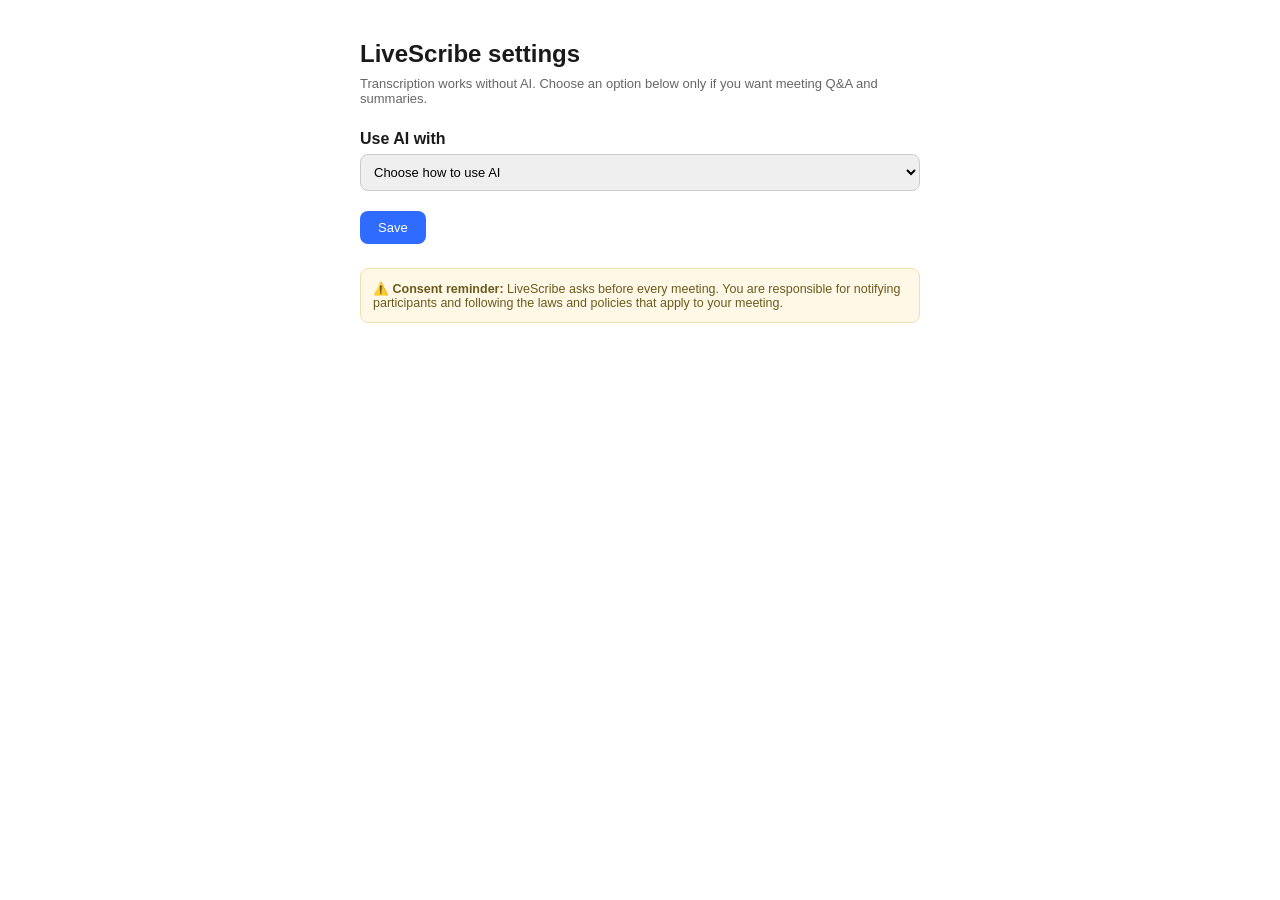
<file: options.html>
<!DOCTYPE html>
<html>
<head>
<meta charset="utf-8">
<style>
  body { max-width: 560px; margin: 40px auto; padding: 0 20px; font-family: -apple-system, BlinkMacSystemFont, "Segoe UI", Roboto, sans-serif; color:#1a1a1a; }
  h1 { font-size: 24px; margin-bottom: 8px; }
  .intro { color:#666; font-size:13px; margin:0 0 24px; }
  label { display:block; font-weight:600; margin: 18px 0 6px; }
  input, select { width:100%; padding:9px; border:1px solid #ccc; border-radius:8px; font-size:13px; box-sizing:border-box; }
  .hint { color:#777; font-size:12px; margin-top:5px; }
  .hint a { color:#2f6bff; }
  .provider-box { margin-top:16px; padding:16px; border:1px solid #ddd; border-radius:12px; background:#fafafa; }
  .download { display:inline-block; margin-top:14px; padding:11px 18px; border-radius:9px; background:#2f6bff; color:white; text-decoration:none; font-weight:600; }
  .secondary { background:#fff !important; color:#333 !important; border:1px solid #bbb !important; }
  button { margin-top:20px; padding:9px 18px; background:#2f6bff; color:#fff; border:none; border-radius:8px; cursor:pointer; font-size:13px; }
  #status { margin-left:12px; color:#0a0; font-size:13px; }
  .note { background:#fff8e6; border:1px solid #f0e0b0; border-radius:8px; padding:12px; font-size:12.5px; margin-top:24px; color:#6b5a1e; }
  #debugCompanionToggle { position:fixed; left:0; bottom:0; width:28px; height:28px; margin:0; padding:0; border:0; opacity:0; background:transparent; }
</style>
</head>
<body>
  <h1>LiveScribe settings</h1>
  <p class="intro">Transcription works without AI. Choose an option below only if you want meeting Q&amp;A and summaries.</p>

  <label for="backend">Use AI with</label>
  <select id="backend">
    <option value="" selected>Choose how to use AI</option>
    <option value="anthropic">Use my Anthropic API key</option>
    <option value="openai">Use my OpenAI API key</option>
  </select>

  <div id="nativeBox" class="provider-box" style="display:none">
    <label for="provider">Model provider (subscription)</label>
    <select id="provider">
      <option value="claude">Claude Code — your Claude Pro/Max subscription</option>
      <option value="codex">Codex — your ChatGPT subscription</option>
    </select>
    <div class="hint">Private debugging connection for a locally registered Native Messaging host.</div>
    <button id="testNative" class="secondary">Test Companion</button>
    <span id="testNativeStatus" style="font-size:12px;margin-left:8px"></span>
  </div>

  <div id="anthropicBox" class="provider-box" style="display:none">
    <label for="anthropicKey">Anthropic API key</label>
    <input id="anthropicKey" type="password" placeholder="sk-ant-..." autocomplete="off">
    <div class="hint">Sent from your browser to api.anthropic.com. Get a key at <a href="https://console.anthropic.com/settings/keys" target="_blank">console.anthropic.com</a>.</div>
    <label for="anthropicModel">Model</label>
    <select id="anthropicModel">
      <option value="claude-sonnet-5">claude-sonnet-5 (fast, cheap — recommended)</option>
      <option value="claude-opus-4-8">claude-opus-4-8 (best quality)</option>
      <option value="claude-haiku-4-5-20251001">claude-haiku-4-5 (cheapest)</option>
    </select>
  </div>

  <div id="openaiBox" class="provider-box" style="display:none">
    <label for="openaiKey">OpenAI API key</label>
    <input id="openaiKey" type="password" placeholder="sk-..." autocomplete="off">
    <div class="hint">Sent directly to api.openai.com. API billing is separate from a ChatGPT subscription. Use a restricted project key when possible.</div>
    <label for="openaiModel">Model</label>
    <select id="openaiModel">
      <optgroup label="GPT-5.6">
        <option value="gpt-5.6-luna" selected>GPT-5.6 Luna — fastest and lowest cost</option>
        <option value="gpt-5.6-terra">GPT-5.6 Terra — balanced</option>
        <option value="gpt-5.6-sol">GPT-5.6 Sol — highest quality</option>
      </optgroup>
      <optgroup label="Earlier models">
        <option value="gpt-5.5">GPT-5.5</option>
        <option value="gpt-5.4">GPT-5.4</option>
        <option value="gpt-5.4-mini">GPT-5.4 mini</option>
        <option value="gpt-5.4-nano">GPT-5.4 nano</option>
        <option value="gpt-5">GPT-5</option>
        <option value="gpt-5-mini">GPT-5 mini</option>
        <option value="gpt-5-nano">GPT-5 nano</option>
      </optgroup>
    </select>
  </div>

  <div>
    <button id="save">Save</button>
    <span id="status"></span>
  </div>

  <div class="note">⚠️ <b>Consent reminder:</b> LiveScribe asks before every meeting. You are responsible for notifying participants and following the laws and policies that apply to your meeting.</div>

  <button id="debugCompanionToggle" aria-hidden="true" tabindex="-1"></button>

  <script src="options.js"></script>
</body>
</html>
</file>
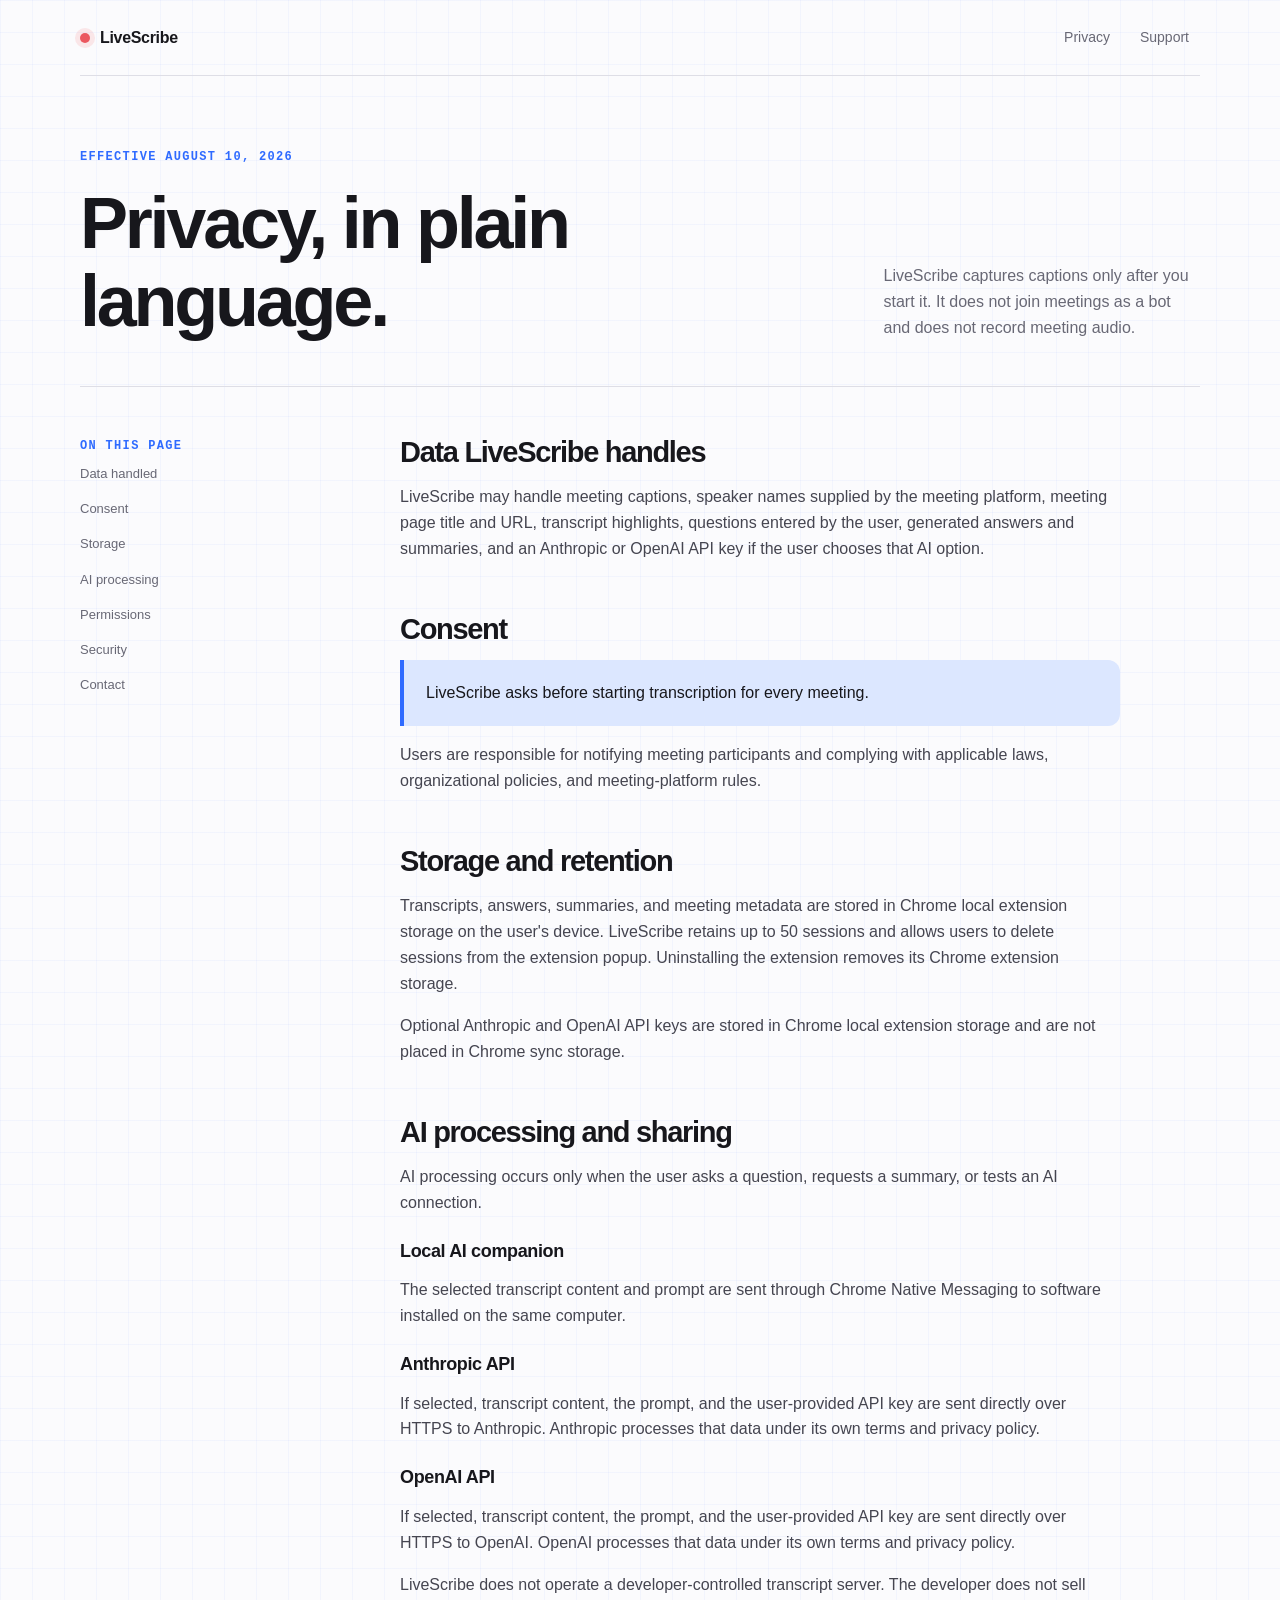
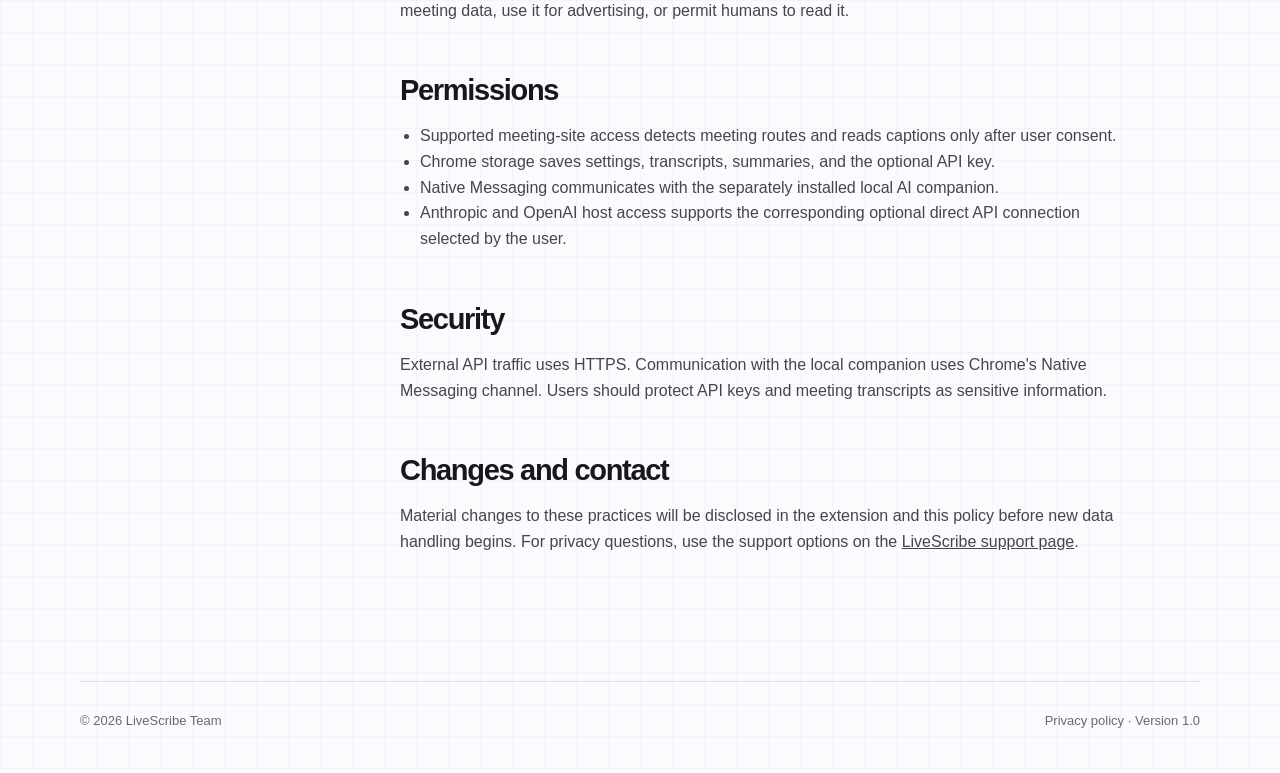
<file: docs/privacy.html>
<!doctype html>
<html lang="en">
<head>
  <meta charset="utf-8">
  <meta name="viewport" content="width=device-width, initial-scale=1">
  <meta name="description" content="LiveScribe privacy policy and data handling details.">
  <title>Privacy — LiveScribe</title>
  <link rel="icon" href="data:image/svg+xml,<svg xmlns=%22http://www.w3.org/2000/svg%22 viewBox=%220 0 32 32%22><circle cx=%2216%22 cy=%2216%22 r=%2210%22 fill=%22%23eb575f%22/></svg>">
  <link rel="stylesheet" href="styles.css">
</head>
<body>
  <header class="site-shell site-header">
    <a class="brand" href="index.html"><span class="record-dot"></span>LiveScribe</a>
    <nav class="site-nav" aria-label="Primary navigation">
      <a href="privacy.html" aria-current="page">Privacy</a>
      <a href="support.html">Support</a>
    </nav>
  </header>

  <main class="site-shell content-page">
    <div class="page-intro">
      <div><div class="eyebrow">Effective August 10, 2026</div><h1>Privacy, in plain language.</h1></div>
      <p>LiveScribe captures captions only after you start it. It does not join meetings as a bot and does not record meeting audio.</p>
    </div>

    <div class="policy-layout">
      <aside class="policy-index" aria-label="Privacy policy sections">
        <div class="utility-label">On this page</div>
        <a href="#data">Data handled</a>
        <a href="#consent">Consent</a>
        <a href="#storage">Storage</a>
        <a href="#ai">AI processing</a>
        <a href="#permissions">Permissions</a>
        <a href="#security">Security</a>
        <a href="#contact">Contact</a>
      </aside>

      <article class="policy-copy">
        <section id="data">
          <h2>Data LiveScribe handles</h2>
          <p>LiveScribe may handle meeting captions, speaker names supplied by the meeting platform, meeting page title and URL, transcript highlights, questions entered by the user, generated answers and summaries, and an Anthropic or OpenAI API key if the user chooses that AI option.</p>
        </section>

        <section id="consent">
          <h2>Consent</h2>
          <div class="callout">LiveScribe asks before starting transcription for every meeting.</div>
          <p>Users are responsible for notifying meeting participants and complying with applicable laws, organizational policies, and meeting-platform rules.</p>
        </section>

        <section id="storage">
          <h2>Storage and retention</h2>
          <p>Transcripts, answers, summaries, and meeting metadata are stored in Chrome local extension storage on the user's device. LiveScribe retains up to 50 sessions and allows users to delete sessions from the extension popup. Uninstalling the extension removes its Chrome extension storage.</p>
          <p>Optional Anthropic and OpenAI API keys are stored in Chrome local extension storage and are not placed in Chrome sync storage.</p>
        </section>

        <section id="ai">
          <h2>AI processing and sharing</h2>
          <p>AI processing occurs only when the user asks a question, requests a summary, or tests an AI connection.</p>
          <h3>Local AI companion</h3>
          <p>The selected transcript content and prompt are sent through Chrome Native Messaging to software installed on the same computer.</p>
          <h3>Anthropic API</h3>
          <p>If selected, transcript content, the prompt, and the user-provided API key are sent directly over HTTPS to Anthropic. Anthropic processes that data under its own terms and privacy policy.</p>
          <h3>OpenAI API</h3>
          <p>If selected, transcript content, the prompt, and the user-provided API key are sent directly over HTTPS to OpenAI. OpenAI processes that data under its own terms and privacy policy.</p>
          <p>LiveScribe does not operate a developer-controlled transcript server. The developer does not sell meeting data, use it for advertising, or permit humans to read it.</p>
        </section>

        <section id="permissions">
          <h2>Permissions</h2>
          <ul>
            <li>Supported meeting-site access detects meeting routes and reads captions only after user consent.</li>
            <li>Chrome storage saves settings, transcripts, summaries, and the optional API key.</li>
            <li>Native Messaging communicates with the separately installed local AI companion.</li>
            <li>Anthropic and OpenAI host access supports the corresponding optional direct API connection selected by the user.</li>
          </ul>
        </section>

        <section id="security">
          <h2>Security</h2>
          <p>External API traffic uses HTTPS. Communication with the local companion uses Chrome's Native Messaging channel. Users should protect API keys and meeting transcripts as sensitive information.</p>
        </section>

        <section id="contact">
          <h2>Changes and contact</h2>
          <p>Material changes to these practices will be disclosed in the extension and this policy before new data handling begins. For privacy questions, use the support options on the <a href="support.html">LiveScribe support page</a>.</p>
        </section>
      </article>
    </div>
  </main>

  <footer class="site-shell site-footer"><span>© 2026 LiveScribe Team</span><span>Privacy policy · Version 1.0</span></footer>
</body>
</html>
</file>
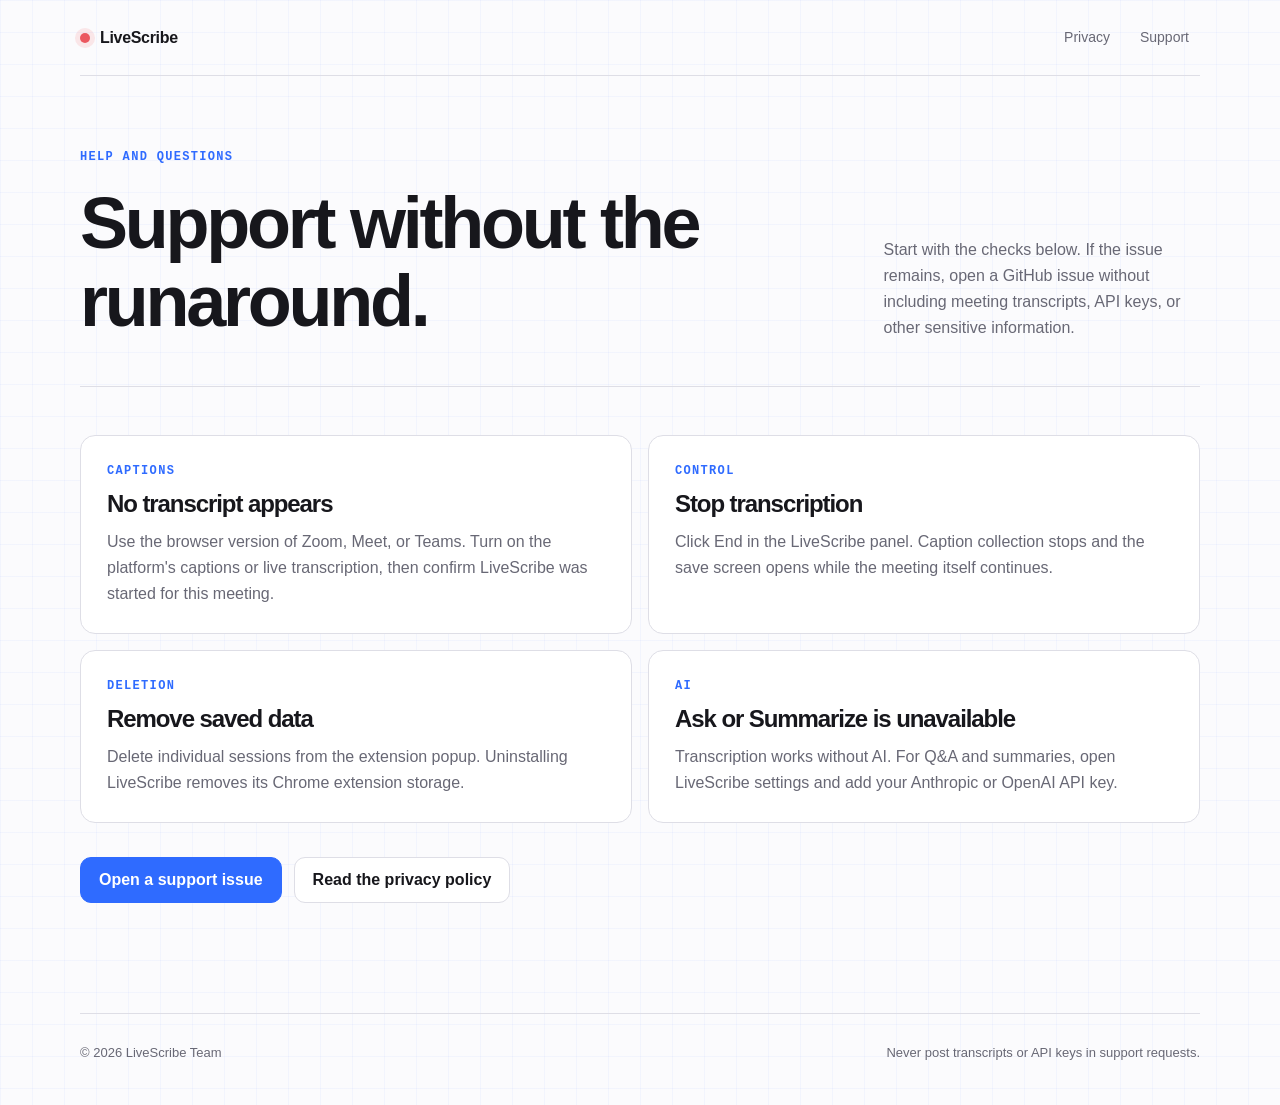
<file: docs/support.html>
<!doctype html>
<html lang="en">
<head>
  <meta charset="utf-8">
  <meta name="viewport" content="width=device-width, initial-scale=1">
  <meta name="description" content="LiveScribe support and common questions.">
  <title>Support — LiveScribe</title>
  <link rel="icon" href="data:image/svg+xml,<svg xmlns=%22http://www.w3.org/2000/svg%22 viewBox=%220 0 32 32%22><circle cx=%2216%22 cy=%2216%22 r=%2210%22 fill=%22%23eb575f%22/></svg>">
  <link rel="stylesheet" href="styles.css">
</head>
<body>
  <header class="site-shell site-header">
    <a class="brand" href="index.html"><span class="record-dot"></span>LiveScribe</a>
    <nav class="site-nav" aria-label="Primary navigation">
      <a href="privacy.html">Privacy</a>
      <a href="support.html" aria-current="page">Support</a>
    </nav>
  </header>

  <main class="site-shell content-page">
    <div class="page-intro">
      <div><div class="eyebrow">Help and questions</div><h1>Support without the runaround.</h1></div>
      <p>Start with the checks below. If the issue remains, open a GitHub issue without including meeting transcripts, API keys, or other sensitive information.</p>
    </div>

    <div class="support-grid">
      <section class="support-card"><div class="utility-label">Captions</div><h2>No transcript appears</h2><p>Use the browser version of Zoom, Meet, or Teams. Turn on the platform's captions or live transcription, then confirm LiveScribe was started for this meeting.</p></section>
      <section class="support-card"><div class="utility-label">Control</div><h2>Stop transcription</h2><p>Click End in the LiveScribe panel. Caption collection stops and the save screen opens while the meeting itself continues.</p></section>
      <section class="support-card"><div class="utility-label">Deletion</div><h2>Remove saved data</h2><p>Delete individual sessions from the extension popup. Uninstalling LiveScribe removes its Chrome extension storage.</p></section>
      <section class="support-card"><div class="utility-label">AI</div><h2>Ask or Summarize is unavailable</h2><p>Transcription works without AI. For Q&amp;A and summaries, open LiveScribe settings and add your Anthropic or OpenAI API key.</p></section>
    </div>

    <div class="actions">
      <a class="button primary" href="https://github.com/wenqiw777/livescribe/issues/new" rel="noopener">Open a support issue</a>
      <a class="button" href="privacy.html">Read the privacy policy</a>
    </div>
  </main>

  <footer class="site-shell site-footer"><span>© 2026 LiveScribe Team</span><span>Never post transcripts or API keys in support requests.</span></footer>
</body>
</html>
</file>
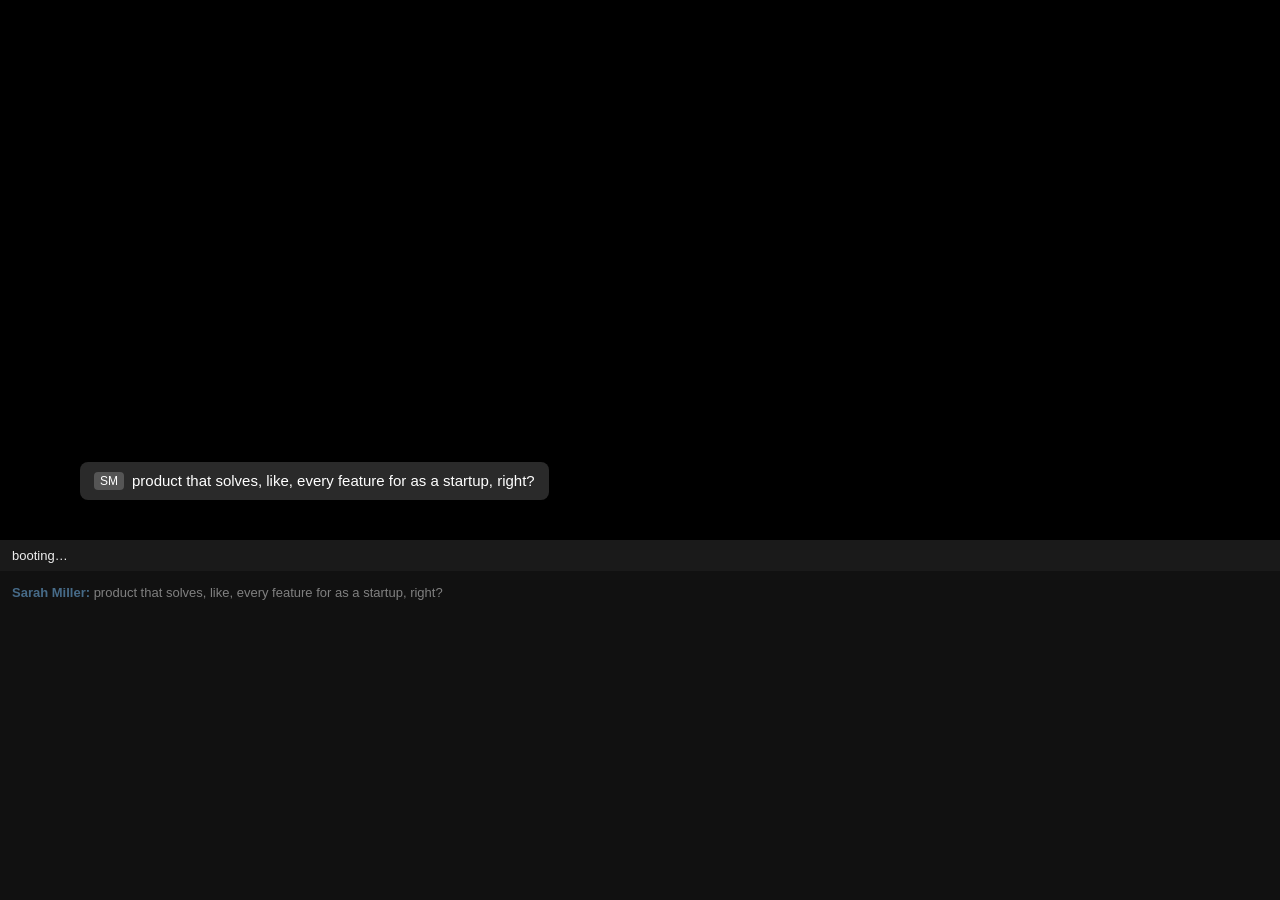
<file: test/mock-zoom.html>
<!DOCTYPE html>
<html>
<head>
<meta charset="utf-8">
<title>LiveScribe capture harness — mock Zoom captions</title>
<style>
  body { margin:0; background:#111; color:#eee; font-family:-apple-system,sans-serif; height:100vh; }
  #stage { position:relative; height:60vh; background:#000; overflow:hidden; }
  .pill { position:absolute; display:flex; gap:8px; align-items:flex-start;
          background:#2a2a2a; color:#fff; padding:10px 14px; border-radius:8px;
          max-width:560px; font-size:15px; }
  .av { background:#555; border-radius:4px; padding:2px 6px; font-size:12px; flex:none; }
  #out { padding:12px; font-size:13px; }
  #out b { color:#7cc4ff; }
  .row { margin:2px 0; }
  #status { padding:8px 12px; background:#1a1a1a; font-size:13px; }
</style>
</head>
<body>
  <div id="stage"></div>
  <div id="status">booting…</div>
  <div id="out"></div>

  <script src="../src/collector.js"></script>
  <script src="../src/autocapture.js"></script>
  <script>
  // ---- Mock Zoom caption behaviour -----------------------------------------
  // Deliberately hostile to naive scrapers:
  //  * class names are random garbage (no "caption" anywhere)
  //  * a NEW pill node is created for each utterance (node churn)
  //  * halfway through, the pill is MOVED to a different position AND
  //    re-parented into a different container (simulates dragging the box)
  const stage = document.getElementById('stage');
  const rnd = () => 'x' + Math.random().toString(36).slice(2, 8);

  const UTTERANCES = [
    ['Sarah Miller', "product that solves, like, every feature for as a startup, right?"],
    ['Alex Johnson', "I think we should narrow the scope before Friday."],
    ['Chris Lee', "Agreed, let's cut the dashboard from v1."],
    ['Sarah Miller', "Okay so I'll own the API and Alex takes the frontend."],
  ];

  let movedContainer = null;
  let pill = null;

  function newPill(speaker) {
    const p = document.createElement('div');
    p.className = 'pill ' + rnd();          // random class each time
    p.style.left = '80px'; p.style.bottom = '40px';
    const av = document.createElement('span');
    av.className = 'av ' + rnd();
    av.title = speaker;                      // like Zoom's avatar tooltip
    av.textContent = speaker.split(' ').map(w => w[0]).join('').toUpperCase();
    const tx = document.createElement('span');
    tx.className = rnd();
    p.appendChild(av); p.appendChild(tx);
    (movedContainer || stage).appendChild(p);
    return { p, tx };
  }

  // After utterance #2, "drag" the caption box: move position + re-parent.
  function dragTheBox() {
    movedContainer = document.createElement('div');
    movedContainer.className = rnd();
    movedContainer.style.cssText = 'position:absolute;inset:0;';
    stage.appendChild(movedContainer);
    if (pill) {
      movedContainer.appendChild(pill);     // re-parent the live node
      pill.style.left = '360px'; pill.style.bottom = 'auto'; pill.style.top = '20px';
    }
    document.getElementById('status').textContent =
      '⟵ caption box was DRAGGED (moved + re-parented) after utterance 2';
  }

  async function play() {
    for (let i = 0; i < UTTERANCES.length; i++) {
      const [speaker, line] = UTTERANCES[i];
      const { p, tx } = newPill(speaker);
      pill = p;
      const words = line.split(' ');
      for (let w = 0; w < words.length; w++) {
        tx.textContent = words.slice(0, w + 1).join(' ');   // grow word by word
        await sleep(60);
      }
      await sleep(400);
      if (i === 1) { dragTheBox(); await sleep(500); }
      if (i < UTTERANCES.length - 1) p.remove();            // utterance ends
    }
    window.__done = true;
  }
  const sleep = ms => new Promise(r => setTimeout(r, ms));

  // ---- Wire the real capture engine ----------------------------------------
  const A = window.LSAutoCapture.create({
    label: 'mock zoom',
    hints: ['[aria-live="polite"][class*="caption" i]'],   // intentionally will NOT match
    onLine: (k, s, t) => window.LSCollector.update(k, s, t),
    onGone: (k) => window.LSCollector.finalize(k),
  });
  A.start();
  window.__A = A;

  window.LSCollector.onChange(v => {
    document.getElementById('out').innerHTML =
      v.committed.map(l => `<div class="row"><b>${l.speaker}:</b> ${l.text}</div>`).join('') +
      v.active.map(l => `<div class="row" style="opacity:.5"><b>${l.speaker}:</b> ${l.text}</div>`).join('');
  });

  play();
  </script>
</body>
</html>
</file>
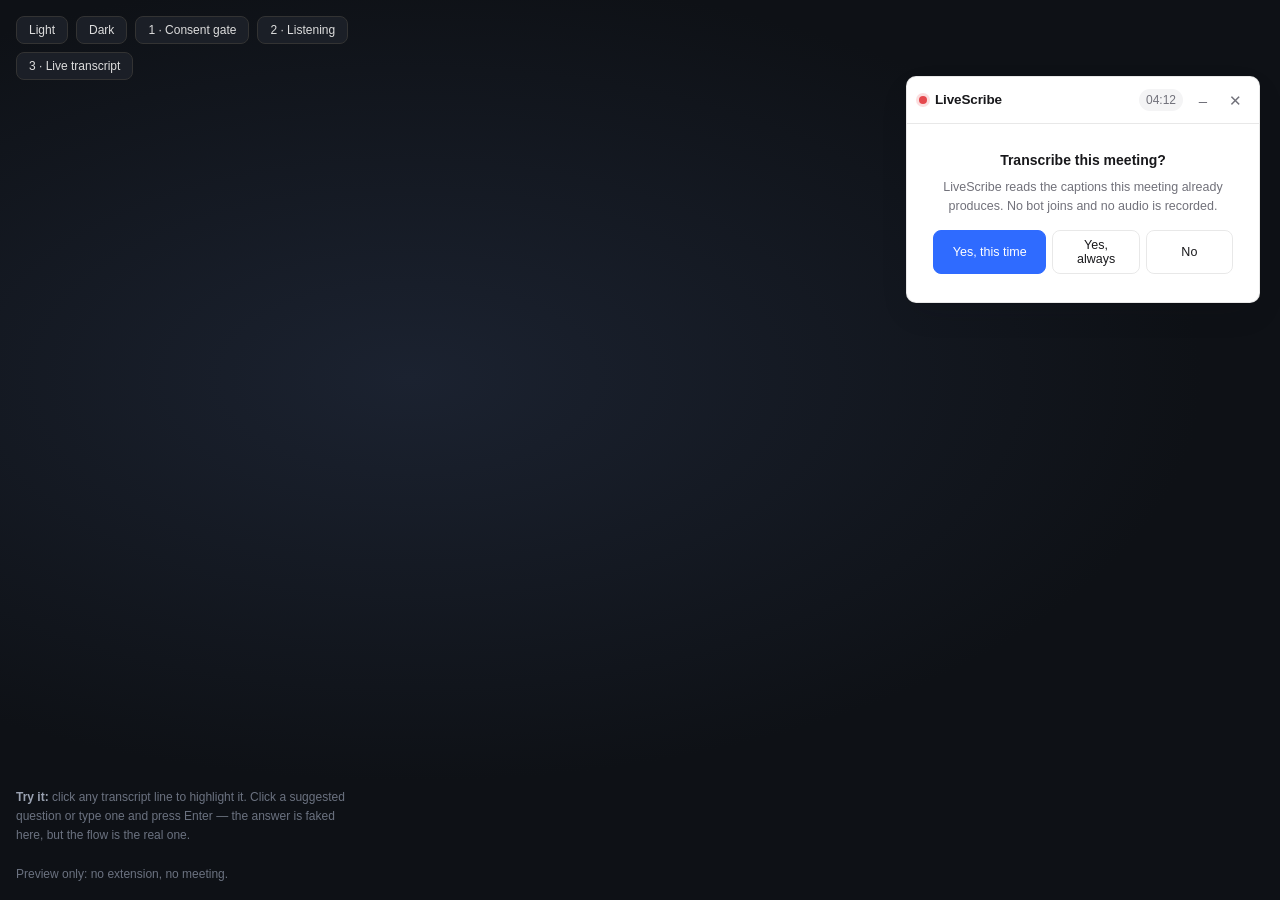
<file: test/panel-preview.html>
<!DOCTYPE html>
<html>
<head>
<meta charset="utf-8">
<title>LiveScribe panel preview</title>
<link rel="stylesheet" href="../src/panel.css">
<style>
  body { margin:0; min-height:100vh; background:#0e1116;
         font-family:ui-sans-serif,-apple-system,BlinkMacSystemFont,sans-serif; }
  .stage { position:absolute; inset:0;
           background: radial-gradient(1100px 560px at 32% 42%, #1b2230 0%, #0e1116 72%); }
  .bar { position:fixed; left:16px; top:16px; z-index:1; display:flex; gap:8px; flex-wrap:wrap; max-width:340px; }
  .bar button { padding:6px 12px; border-radius:8px; border:1px solid #333; background:#1b1f27;
                color:#ddd; font-size:12px; cursor:pointer; font-family:inherit; }
  .bar button:hover { background:#262b35; }
  .note { position:fixed; left:16px; bottom:16px; color:#6b7280; font-size:12px; max-width:340px; line-height:1.6; }
  .note b { color:#9aa2b1; }
</style>
</head>
<body>
<div class="stage"></div>
<div class="bar">
  <button onclick="setTheme('light')">Light</button>
  <button onclick="setTheme('dark')">Dark</button>
  <button onclick="show('gate')">1 · Consent gate</button>
  <button onclick="show('empty')">2 · Listening</button>
  <button onclick="show('live')">3 · Live transcript</button>
</div>
<div class="note">
  <b>Try it:</b> click any transcript line to highlight it. Click a suggested question
  or type one and press Enter — the answer is faked here, but the flow is the real one.
  <br><br>Preview only: no extension, no meeting.
</div>

<script>
const TRANSCRIPT = [
  { speaker:'Alex Johnson',  t:4000,  text:"Hello, hello. Are you able to hear me okay?" },
  { speaker:'Sarah Miller', t:11000, text:"Yeah, coming through clearly." },
  { speaker:'Sarah Miller', t:16000, text:"I wanted to walk through the onboarding flow before Friday." },
  { speaker:'Chris Lee',         t:24000, text:"Sounds good. I'll take QA on Thursday once the build is up." },
  { speaker:'Alex Johnson',  t:33000, text:"Then let's cut the dashboard from v1 and keep the scope tight." },
];
const LIVE = { speaker:'Alex Johnson', text:"I'll write the docs and we ship on" };
const QUICK = ['What are the key points so far?','List action items','Suggest 3 follow-up questions'];

const h=(t,c,x)=>{const n=document.createElement(t); if(c)n.className=c; if(x!=null)n.textContent=x; return n;};
const fmt=ms=>{const s=Math.floor(ms/1000);return String(Math.floor(s/60)).padStart(2,'0')+':'+String(s%60).padStart(2,'0');};

let mode='gate', theme='light';
const hl = new Set();

function build(){
  document.getElementById('ls-panel')?.remove();
  const el=h('div'); el.id='ls-panel';
  el.innerHTML=`
    <div class="ls-head">
      <span class="ls-dot"></span><span class="ls-title">LiveScribe</span>
      <span class="ls-save"></span><span class="ls-time">04:12</span>
      <button class="ls-iconbtn">–</button><button class="ls-iconbtn">✕</button>
    </div>
    <div class="ls-body"></div>
    <div class="ls-ask">
      <div class="ls-quick"></div>
      <div class="ls-askrow">
        <input class="ls-input" placeholder="Ask me anything…">
        <button class="ls-btn ls-primary ls-send">Ask</button>
      </div>
      <div class="ls-answer" hidden></div>
    </div>
    <div class="ls-foot">
      <button class="ls-btn">Pause</button>
      <button class="ls-btn">Copy</button>
      <button class="ls-btn ls-primary">End &amp; Summarize</button>
    </div>
    <div class="ls-toast"></div>`;
  document.body.appendChild(el);
  const body=el.querySelector('.ls-body');
  const save=el.querySelector('.ls-save');

  if (mode==='gate') {
    el.classList.add('ls-gate');
    const box=h('div','ls-consent');
    box.appendChild(h('strong',null,'Transcribe this meeting?'));
    box.appendChild(h('p','ls-sub',"LiveScribe reads the captions this meeting already produces. No bot joins and no audio is recorded."));
    const row=h('div','ls-consentrow');
    const a=h('button','ls-btn ls-primary','Yes, this time');
    const b=h('button','ls-btn','Yes, always');
    const c=h('button','ls-btn','No');
    a.onclick=()=>show('empty'); b.onclick=()=>show('empty'); c.onclick=()=>toast(el,'Dismissed');
    row.append(a,b,c); box.appendChild(row); body.appendChild(box);
  } else if (mode==='empty') {
    save.textContent='saves in 30s';
    const e=h('div','ls-empty');
    e.appendChild(h('strong',null,'Listening…'));
    e.appendChild(document.createTextNode('Start talking during the meeting to see the transcript here.'));
    body.appendChild(e);
  } else {
    save.textContent='saves in 12s';
    const frag=document.createDocumentFragment();
    let turn=null,last=null;
    TRANSCRIPT.forEach((l,i)=>{
      if(l.speaker!==last){
        turn=h('div','ls-turn');
        const who=h('div','ls-who');
        who.appendChild(h('span','ls-name',l.speaker));
        who.appendChild(h('span','ls-at',fmt(l.t)));
        turn.appendChild(who); frag.appendChild(turn); last=l.speaker;
      }
      const p=h('div','ls-text'+(hl.has(i)?' ls-hl':''),l.text);
      p.title='Click to highlight';
      p.onclick=()=>{ hl.has(i)?hl.delete(i):hl.add(i); build(); setTheme(theme);
                      toast(document.getElementById('ls-panel'), hl.has(i)?'Highlighted':'Highlight removed'); };
      turn.appendChild(p);
    });
    if(LIVE.speaker!==last){
      turn=h('div','ls-turn'); const who=h('div','ls-who');
      who.appendChild(h('span','ls-name',LIVE.speaker)); turn.appendChild(who); frag.appendChild(turn);
    }
    turn.appendChild(h('div','ls-text ls-live-text',LIVE.text));
    body.appendChild(frag);
    body.scrollTop=body.scrollHeight;
  }

  const quick=el.querySelector('.ls-quick');
  QUICK.forEach(q=>{ const b=h('button','ls-chip',q); b.onclick=()=>fakeAsk(el,q); quick.appendChild(b); });
  el.querySelector('.ls-send').onclick=()=>fakeAsk(el, el.querySelector('.ls-input').value);
  el.querySelector('.ls-input').addEventListener('keydown',e=>{ if(e.key==='Enter') fakeAsk(el,e.target.value); });
  return el;
}

function fakeAsk(el,q){
  q=(q||'').trim(); if(!q) return;
  const a=el.querySelector('.ls-answer');
  a.hidden=false; a.textContent='Thinking…';
  setTimeout(()=>{
    a.textContent = hl.size
      ? `(preview) "${q}"\n\n• Onboarding ships Friday; dashboard cut from v1\n• Chris Lee owns QA on Thursday\n\nBased on ${hl.size} highlighted line(s).`
      : `(preview) "${q}"\n\n• Onboarding ships Friday; dashboard cut from v1\n• Chris Lee owns QA on Thursday`;
  },600);
}
function toast(el,msg){ const t=el.querySelector('.ls-toast'); t.textContent=msg;
  t.classList.add('ls-show'); setTimeout(()=>t.classList.remove('ls-show'),1400); }

function setTheme(m){
  theme=m; document.documentElement.style.colorScheme=m;
  const el=document.getElementById('ls-panel'); if(!el) return;
  const vars = m==='dark'
    ? {'--ls-bg':'#1c1c20','--ls-fg':'#fafafa','--ls-muted':'#a1a1aa',
       '--ls-muted-bg':'rgba(255,255,255,.06)','--ls-border':'rgba(255,255,255,.10)'}
    : {'--ls-bg':'#ffffff','--ls-fg':'#18181b','--ls-muted':'#71717a',
       '--ls-muted-bg':'#f4f4f5','--ls-border':'rgba(0,0,0,.09)'};
  for(const [k,v] of Object.entries(vars)) el.style.setProperty(k,v);
}
function show(m){ mode=m; build(); setTheme(theme); }

show('gate');
</script>
</body>
</html>
</file>
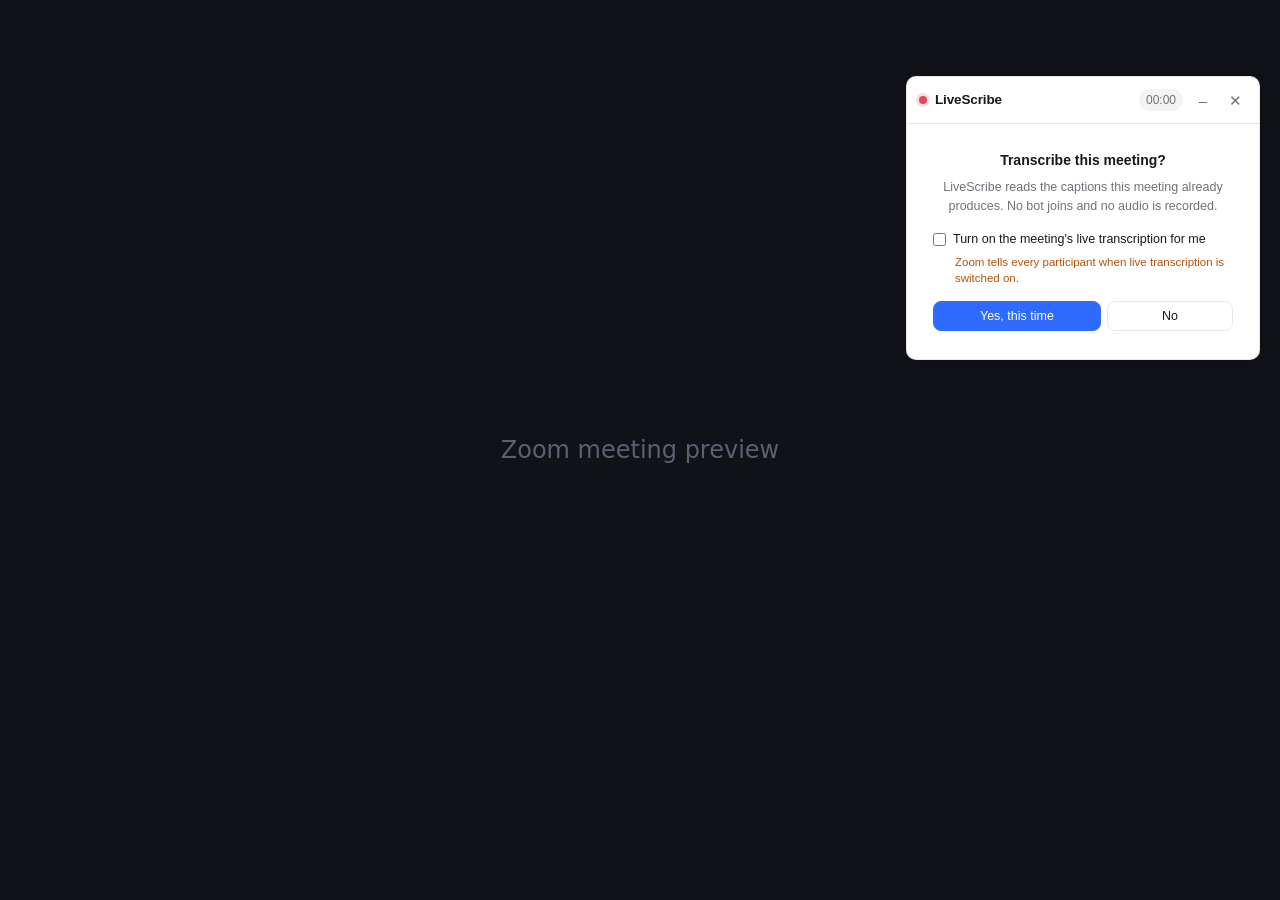
<file: test/recording-controls-preview.html>
<!doctype html>
<html>
<head>
  <meta charset="utf-8">
  <title>LiveScribe recording controls preview</title>
  <link rel="icon" href="data:,">
  <link rel="stylesheet" href="../src/panel.css">
  <style>
    html, body { min-height: 100%; margin: 0; background: #101217; }
    body::before {
      content: "Zoom meeting preview"; position: fixed; inset: 0; display: grid;
      place-items: center; color: #596171; font: 24px system-ui;
    }
  </style>
</head>
<body>
<script>
  window.chrome = {
    runtime: {
      lastError: null,
      connect: () => ({ postMessage() {} }),
      sendMessage: (_message, callback) => callback && callback({ ok: true }),
    },
  };
  navigator.clipboard = { writeText: async () => {} };
</script>
<script src="../src/collector.js"></script>
<script src="../src/panel.js"></script>
<script>
  LSPanel.mount('Zoom');
  if (new URLSearchParams(location.search).has('recording')) {
    document.querySelector('.ls-consent button').click();
    LSCollector.update('one', 'Alex Johnson', 'We will launch the onboarding flow on Friday.');
    LSCollector.finalize('one');
    LSCollector.update('two', 'Sarah Miller', 'I will finish the API review tomorrow.');
    LSCollector.finalize('two');
    LSCollector.update('three', 'Chris Lee', 'I can own QA and send the final checklist.');
    LSCollector.finalize('three');
  }
</script>
</body>
</html>
</file>
<file: docs/styles.css>
:root {
  --ink: #17171c;
  --muted: #686875;
  --line: #dedee6;
  --paper: #fbfbfd;
  --panel: #ffffff;
  --brand: #2f6bff;
  --brand-dark: #1552e8;
  --brand-soft: #dce7ff;
  --record: #eb575f;
  --shadow: 0 22px 70px rgba(26, 22, 58, 0.12);
}

* { box-sizing: border-box; }

html { scroll-behavior: smooth; }

body {
  margin: 0;
  color: var(--ink);
  background:
    linear-gradient(rgba(47, 107, 255, 0.045) 1px, transparent 1px),
    linear-gradient(90deg, rgba(47, 107, 255, 0.045) 1px, transparent 1px),
    var(--paper);
  background-size: 32px 32px;
  font-family: Inter, ui-sans-serif, -apple-system, BlinkMacSystemFont, "Segoe UI", sans-serif;
  line-height: 1.62;
  -webkit-font-smoothing: antialiased;
}

a { color: inherit; }

.site-shell {
  width: min(1120px, calc(100% - 40px));
  margin: 0 auto;
}

.site-header {
  display: flex;
  align-items: center;
  justify-content: space-between;
  min-height: 76px;
  border-bottom: 1px solid var(--line);
}

.brand {
  display: inline-flex;
  align-items: center;
  gap: 10px;
  font-weight: 750;
  letter-spacing: -0.02em;
  text-decoration: none;
}

.record-dot {
  width: 10px;
  height: 10px;
  border-radius: 50%;
  background: var(--record);
  box-shadow: 0 0 0 5px rgba(235, 87, 95, 0.13);
}

.site-nav { display: flex; gap: 8px; }

.site-nav a {
  padding: 8px 11px;
  border-radius: 9px;
  color: var(--muted);
  font-size: 14px;
  text-decoration: none;
}

.site-nav a:hover,
.site-nav a:focus-visible {
  color: var(--ink);
  background: var(--brand-soft);
  outline: none;
}

.hero {
  display: grid;
  grid-template-columns: minmax(0, 1.08fr) minmax(320px, 0.92fr);
  gap: clamp(44px, 8vw, 100px);
  align-items: center;
  padding: clamp(70px, 10vw, 128px) 0 92px;
}

.eyebrow,
.utility-label {
  color: var(--brand);
  font-family: ui-monospace, SFMono-Regular, Menlo, monospace;
  font-size: 12px;
  font-weight: 700;
  letter-spacing: 0.11em;
  text-transform: uppercase;
}

h1, h2, h3 {
  font-family: "Avenir Next", Avenir, "Segoe UI", sans-serif;
  letter-spacing: -0.045em;
  line-height: 1.08;
}

h1 {
  max-width: 720px;
  margin: 18px 0 24px;
  font-size: clamp(48px, 7vw, 86px);
  font-weight: 760;
}

.hero-copy > p {
  max-width: 630px;
  margin: 0;
  color: var(--muted);
  font-size: clamp(18px, 2vw, 21px);
}

.actions {
  display: flex;
  flex-wrap: wrap;
  gap: 12px;
  margin-top: 34px;
}

.button {
  display: inline-flex;
  align-items: center;
  justify-content: center;
  min-height: 46px;
  padding: 0 18px;
  border: 1px solid var(--line);
  border-radius: 11px;
  background: var(--panel);
  font-weight: 700;
  text-decoration: none;
}

.button.primary {
  color: #fff;
  background: var(--brand);
  border-color: var(--brand);
}

.button:hover { transform: translateY(-1px); }
.button:focus-visible { outline: 3px solid rgba(47, 107, 255, 0.25); outline-offset: 2px; }

.caption-window {
  overflow: hidden;
  border: 1px solid var(--line);
  border-radius: 18px;
  background: var(--panel);
  box-shadow: var(--shadow);
}

.caption-head {
  display: flex;
  align-items: center;
  gap: 10px;
  padding: 15px 18px;
  border-bottom: 1px solid var(--line);
  font-weight: 750;
}

.caption-time {
  margin-left: auto;
  padding: 3px 9px;
  border-radius: 999px;
  color: var(--muted);
  background: #f2f2f6;
  font-family: ui-monospace, SFMono-Regular, Menlo, monospace;
  font-size: 12px;
}

.caption-lines { padding: 10px 18px 18px; }

.caption-line {
  padding: 14px 0;
  border-bottom: 1px solid var(--line);
}

.caption-line:last-child { border-bottom: 0; }

.speaker { color: var(--brand); font-size: 13px; font-weight: 750; }
.said { margin-top: 4px; font-size: 15px; }

.privacy-strip {
  display: grid;
  grid-template-columns: repeat(3, 1fr);
  border-top: 1px solid var(--line);
  border-bottom: 1px solid var(--line);
  background: rgba(255, 255, 255, 0.62);
}

.privacy-fact { padding: 30px clamp(18px, 3vw, 34px); }
.privacy-fact + .privacy-fact { border-left: 1px solid var(--line); }
.privacy-fact strong { display: block; margin-bottom: 5px; font-size: 17px; }
.privacy-fact span { color: var(--muted); font-size: 14px; }

.content-page { padding: 72px 0 110px; }

.page-intro {
  display: grid;
  grid-template-columns: minmax(0, 1fr) minmax(260px, 0.42fr);
  gap: 50px;
  align-items: end;
  padding-bottom: 45px;
  border-bottom: 1px solid var(--line);
}

.page-intro h1 { margin-bottom: 0; font-size: clamp(44px, 6vw, 72px); }
.page-intro p { margin: 0; color: var(--muted); }

.policy-layout {
  display: grid;
  grid-template-columns: 220px minmax(0, 720px);
  gap: clamp(40px, 8vw, 100px);
  padding-top: 50px;
}

.policy-index { position: sticky; top: 30px; align-self: start; }
.policy-index a { display: block; padding: 7px 0; color: var(--muted); font-size: 13px; text-decoration: none; }
.policy-index a:hover { color: var(--brand); }

.policy-copy section { scroll-margin-top: 30px; }
.policy-copy section + section { margin-top: 52px; }
.policy-copy h2 { margin: 0 0 15px; font-size: 29px; }
.policy-copy h3 { margin: 26px 0 8px; font-size: 18px; letter-spacing: -0.02em; }
.policy-copy p, .policy-copy li { color: #454550; }
.policy-copy ul { padding-left: 20px; }

.callout {
  padding: 20px 22px;
  border-left: 4px solid var(--brand);
  background: var(--brand-soft);
  border-radius: 0 12px 12px 0;
}

.support-grid {
  display: grid;
  grid-template-columns: repeat(2, 1fr);
  gap: 16px;
  margin-top: 48px;
}

.support-card {
  padding: 26px;
  border: 1px solid var(--line);
  border-radius: 15px;
  background: var(--panel);
}

.support-card h2 { margin: 10px 0 12px; font-size: 24px; }
.support-card p { margin: 0; color: var(--muted); }

.site-footer {
  display: flex;
  justify-content: space-between;
  gap: 20px;
  padding: 28px 0 42px;
  border-top: 1px solid var(--line);
  color: var(--muted);
  font-size: 13px;
}

@media (max-width: 760px) {
  .site-shell { width: min(100% - 28px, 1120px); }
  .site-header { align-items: flex-start; padding: 16px 0; }
  .site-nav { gap: 0; }
  .hero, .page-intro, .policy-layout { grid-template-columns: 1fr; }
  .hero { padding-top: 64px; }
  .caption-window { max-width: 480px; }
  .privacy-strip, .support-grid { grid-template-columns: 1fr; }
  .privacy-fact + .privacy-fact { border-left: 0; border-top: 1px solid var(--line); }
  .policy-index { display: none; }
  .site-footer { flex-direction: column; }
}

@media (prefers-reduced-motion: no-preference) {
  .caption-window { animation: enter 600ms cubic-bezier(.2,.8,.2,1) both; }
  @keyframes enter { from { opacity: 0; transform: translateY(16px) rotate(0.7deg); } }
}
</file>
<file: src/panel.css>
/* LiveScribe panel — Tactiq-style surface: light card by default, brand-blue accent,
   10px radii, muted secondary text. All rules are namespaced under #ls-panel so
   nothing leaks into the meeting page. */

#ls-panel {
  /* Light (default) */
  --ls-bg: #ffffff;
  --ls-fg: #18181b;
  --ls-muted: #71717a;
  --ls-muted-bg: #f4f4f5;
  --ls-border: rgba(0, 0, 0, .09);
  --ls-primary: #2f6bff;
  --ls-primary-hover: #1552e8;
  --ls-primary-fg: #ffffff;
  --ls-live: #e5484d;
  --ls-radius: 10px;
  --ls-shadow: 0 1px 2px rgba(16, 16, 24, .06), 0 12px 32px -8px rgba(16, 16, 24, .18);

  position: fixed;
  top: 76px;
  right: 20px;
  width: 352px;
  max-height: 72vh;
  z-index: 2147483647;
  display: flex;
  flex-direction: column;
  overflow: hidden;
  background: var(--ls-bg);
  color: var(--ls-fg);
  border: 1px solid var(--ls-border);
  border-radius: var(--ls-radius);
  box-shadow: var(--ls-shadow);
  font-family: ui-sans-serif, -apple-system, BlinkMacSystemFont, "Segoe UI", Roboto, "Helvetica Neue", sans-serif;
  font-size: 13.5px;
  line-height: 1.55;
  -webkit-font-smoothing: antialiased;
}

@media (prefers-color-scheme: dark) {
  #ls-panel {
    --ls-bg: #1c1c20;
    --ls-fg: #fafafa;
    --ls-muted: #a1a1aa;
    --ls-muted-bg: rgba(255, 255, 255, .06);
    --ls-border: rgba(255, 255, 255, .10);
    --ls-shadow: 0 1px 2px rgba(0, 0, 0, .4), 0 16px 40px -12px rgba(0, 0, 0, .6);
  }
}

#ls-panel * { box-sizing: border-box; }
#ls-panel.ls-min { max-height: 46px; }
#ls-panel.ls-min .ls-body,
#ls-panel.ls-min .ls-foot,
#ls-panel.ls-min .ls-summary { display: none; }

/* ---- header ---- */
#ls-panel .ls-head {
  display: flex;
  align-items: center;
  gap: 8px;
  padding: 11px 12px;
  cursor: move;
  user-select: none;
  border-bottom: 1px solid var(--ls-border);
}
#ls-panel .ls-dot {
  width: 8px; height: 8px; border-radius: 50%; flex: none;
  background: var(--ls-live);
  box-shadow: 0 0 0 3px color-mix(in srgb, var(--ls-live) 18%, transparent);
  animation: ls-pulse 1.6s ease-in-out infinite;
}
#ls-panel.ls-paused .ls-dot { background: var(--ls-muted); box-shadow: none; animation: none; }
@keyframes ls-pulse { 0%, 100% { opacity: 1; } 50% { opacity: .4; } }

#ls-panel .ls-title { font-weight: 600; letter-spacing: -.01em; flex: 1; }
#ls-panel .ls-time {
  font-size: 12px; color: var(--ls-muted);
  font-variant-numeric: tabular-nums;
  padding: 2px 7px; border-radius: 999px; background: var(--ls-muted-bg);
}
#ls-panel .ls-iconbtn {
  background: none; border: none; color: var(--ls-muted); cursor: pointer;
  width: 24px; height: 24px; border-radius: 6px; padding: 0;
  font-size: 15px; line-height: 1; display: grid; place-items: center;
}
#ls-panel .ls-iconbtn:hover { background: var(--ls-muted-bg); color: var(--ls-fg); }

/* ---- transcript ---- */
#ls-panel .ls-body { flex: 1; overflow-y: auto; padding: 6px 12px 12px; }
#ls-panel .ls-body::-webkit-scrollbar { width: 8px; }
#ls-panel .ls-body::-webkit-scrollbar-thumb {
  background: var(--ls-border); border-radius: 999px;
}

/* One turn = a speaker heading plus their consecutive lines, so a long run of
   speech doesn't repeat the name on every line. */
#ls-panel .ls-turn { padding: 9px 0; border-top: 1px solid var(--ls-border); }
#ls-panel .ls-turn:first-child { border-top: 0; }
#ls-panel .ls-who {
  display: flex; align-items: baseline; gap: 6px; margin-bottom: 2px;
}
#ls-panel .ls-name {
  font-weight: 600; font-size: 12.5px; letter-spacing: -.01em;
  color: var(--ls-primary);
}
#ls-panel .ls-at { font-size: 11px; color: var(--ls-muted); font-variant-numeric: tabular-nums; }
#ls-panel .ls-text { color: var(--ls-fg); }
#ls-panel .ls-text + .ls-text { margin-top: 3px; }
#ls-panel .ls-live-text { color: var(--ls-muted); }

#ls-panel .ls-empty {
  color: var(--ls-muted); text-align: center; padding: 34px 14px; font-size: 13px;
}
#ls-panel .ls-empty strong { display: block; color: var(--ls-fg); font-weight: 600; margin-bottom: 4px; }

/* ---- footer ---- */
#ls-panel .ls-foot {
  display: flex; gap: 6px; padding: 10px 12px;
  border-top: 1px solid var(--ls-border);
}
#ls-panel .ls-btn {
  flex: 1; padding: 7px 10px; border-radius: 8px; cursor: pointer;
  font-size: 12.5px; font-weight: 500; font-family: inherit;
  border: 1px solid var(--ls-border); background: transparent; color: var(--ls-fg);
  transition: background .12s ease;
}
#ls-panel .ls-btn:hover { background: var(--ls-muted-bg); }
#ls-panel .ls-btn.ls-primary {
  flex: 1.4;
  background: var(--ls-primary); border-color: var(--ls-primary); color: var(--ls-primary-fg);
}
#ls-panel .ls-btn.ls-primary:hover { background: var(--ls-primary-hover); }
#ls-panel .ls-btn.ls-danger { color: var(--ls-live); }
#ls-panel .ls-btn.ls-danger:hover {
  background: color-mix(in srgb, var(--ls-live) 10%, transparent);
  border-color: color-mix(in srgb, var(--ls-live) 35%, transparent);
}

/* ---- summary ---- */
#ls-panel .ls-summary {
  padding: 12px; overflow-y: auto; white-space: pre-wrap;
  border-top: 1px solid var(--ls-border); font-size: 13px; color: var(--ls-fg);
}

#ls-panel .ls-toast {
  position: absolute; bottom: 56px; left: 50%; transform: translateX(-50%);
  background: var(--ls-fg); color: var(--ls-bg);
  padding: 5px 12px; border-radius: 999px; font-size: 12px;
  opacity: 0; transition: opacity .18s ease; pointer-events: none;
}
#ls-panel .ls-toast.ls-show { opacity: 1; }

/* ---- consent gate ---- */
#ls-panel .ls-consent { padding: 20px 14px 16px; text-align: center; }
#ls-panel .ls-consent strong { display: block; font-size: 14px; font-weight: 600; margin-bottom: 6px; }
#ls-panel .ls-sub { color: var(--ls-muted); font-size: 12.5px; margin: 0 0 14px; }
#ls-panel .ls-consentrow { display: flex; gap: 6px; }
#ls-panel.ls-gate .ls-ask, #ls-panel.ls-gate .ls-foot { display: none; }


/* ---- highlights ---- */
#ls-panel .ls-text { cursor: pointer; border-radius: 5px; padding: 1px 4px; margin-left: -4px; }
#ls-panel .ls-text:hover { background: var(--ls-muted-bg); }
#ls-panel .ls-text.ls-hl {
  background: color-mix(in srgb, var(--ls-primary) 14%, transparent);
  box-shadow: inset 2px 0 0 var(--ls-primary);
}
#ls-panel .ls-live-text { cursor: default; }
#ls-panel .ls-live-text:hover { background: none; }

/* ---- ask ---- */
#ls-panel .ls-ask { border-top: 1px solid var(--ls-border); padding: 9px 12px; }
#ls-panel .ls-ai-setup {
  margin: 8px 0; padding: 9px 11px;
  border: 1px solid #ead59a; border-radius: 9px;
  background: #fff8e5; color: #66531b;
  font-size: 12px; line-height: 1.4;
}
#ls-panel .ls-ai-setup[hidden] { display: none; }
#ls-panel .ls-linkbtn {
  border: 0; background: transparent; color: var(--ls-primary);
  font: inherit; font-weight: 650; cursor: pointer; padding: 0 0 0 6px;
}
#ls-panel .ls-chip:disabled,
#ls-panel .ls-send:disabled,
#ls-panel .ls-input:disabled { opacity: .5; cursor: not-allowed; }
#ls-panel .ls-quick { display: flex; flex-wrap: wrap; gap: 5px; margin-bottom: 7px; }
#ls-panel .ls-chip {
  font: inherit; font-size: 11.5px; cursor: pointer;
  padding: 3px 9px; border-radius: 999px;
  border: 1px solid var(--ls-border); background: var(--ls-muted-bg); color: var(--ls-fg);
}
#ls-panel .ls-chip:hover { border-color: var(--ls-primary); color: var(--ls-primary); }
#ls-panel .ls-askrow { display: flex; gap: 6px; }
#ls-panel .ls-input {
  flex: 1; font: inherit; font-size: 12.5px; padding: 6px 9px;
  border-radius: 8px; border: 1px solid var(--ls-border);
  background: var(--ls-bg); color: var(--ls-fg); outline: none;
}
#ls-panel .ls-input:focus { border-color: var(--ls-primary); }
#ls-panel .ls-send { flex: 0 0 auto; }
#ls-panel .ls-answer {
  margin-top: 8px; padding: 9px 10px; border-radius: 8px;
  background: var(--ls-muted-bg); font-size: 12.5px; white-space: pre-wrap;
  max-height: 190px; overflow-y: auto;
}
#ls-panel .ls-ask.ls-busy .ls-answer { color: var(--ls-muted); }
#ls-panel .ls-ask.ls-answered .ls-quick { display: none; }
#ls-panel .ls-answer.ls-compact:not(.ls-expanded) {
  display: -webkit-box;
  -webkit-box-orient: vertical;
  -webkit-line-clamp: 4;
  max-height: 84px;
  overflow: hidden;
  cursor: pointer;
}
#ls-panel .ls-answer.ls-compact:focus-visible {
  outline: 2px solid var(--ls-primary);
  outline-offset: 2px;
}
#ls-panel.ls-summary-open .ls-ask,
#ls-panel.ls-summary-open .ls-foot { display: none; }

/* ---- consent: caption opt-in ---- */
#ls-panel .ls-check {
  display: flex; align-items: flex-start; gap: 7px; text-align: left;
  font-size: 12.5px; cursor: pointer; margin-bottom: 4px;
}
#ls-panel .ls-check input { margin: 3px 0 0; accent-color: var(--ls-primary); }
#ls-panel .ls-warn {
  text-align: left; font-size: 11.5px; line-height: 1.45; margin: 0 0 14px 22px;
  color: #b45309;
}
@media (prefers-color-scheme: dark) { #ls-panel .ls-warn { color: #fbbf24; } }

/* ---- restore pill (panel dismissed, capture still running) ---- */
#ls-pill, .ls-pill {
  position: fixed; top: 76px; right: 20px; z-index: 2147483647;
  display: flex; align-items: center; gap: 7px;
  padding: 7px 12px; border-radius: 999px; cursor: pointer;
  background: #ffffff; color: #18181b;
  border: 1px solid rgba(0,0,0,.09);
  box-shadow: 0 1px 2px rgba(16,16,24,.06), 0 10px 26px -8px rgba(16,16,24,.22);
  font-family: ui-sans-serif, -apple-system, BlinkMacSystemFont, "Segoe UI", Roboto, sans-serif;
  font-size: 12.5px; font-variant-numeric: tabular-nums;
}
.ls-pill:hover { border-color: var(--ls-primary); }
.ls-pill .ls-dot {
  width: 8px; height: 8px; border-radius: 50%; background: #e5484d; flex: none;
  animation: ls-pulse 1.6s ease-in-out infinite;
}
@media (prefers-color-scheme: dark) {
  .ls-pill { background: #1c1c20; color: #fafafa; border-color: rgba(255,255,255,.10); }
}

/* ---- export screen ---- */
#ls-panel .ls-export { padding: 16px 14px; text-align: center; }
#ls-panel .ls-export strong { display: block; font-size: 14px; font-weight: 600; margin-bottom: 4px; }
#ls-panel .ls-export .ls-consentrow { margin-bottom: 6px; }
#ls-panel .ls-export .ls-summary {
  text-align: left; margin-top: 10px; padding: 10px; border-radius: 8px;
  border: 0; background: var(--ls-muted-bg); max-height: 200px; overflow-y: auto;
}
</file>
